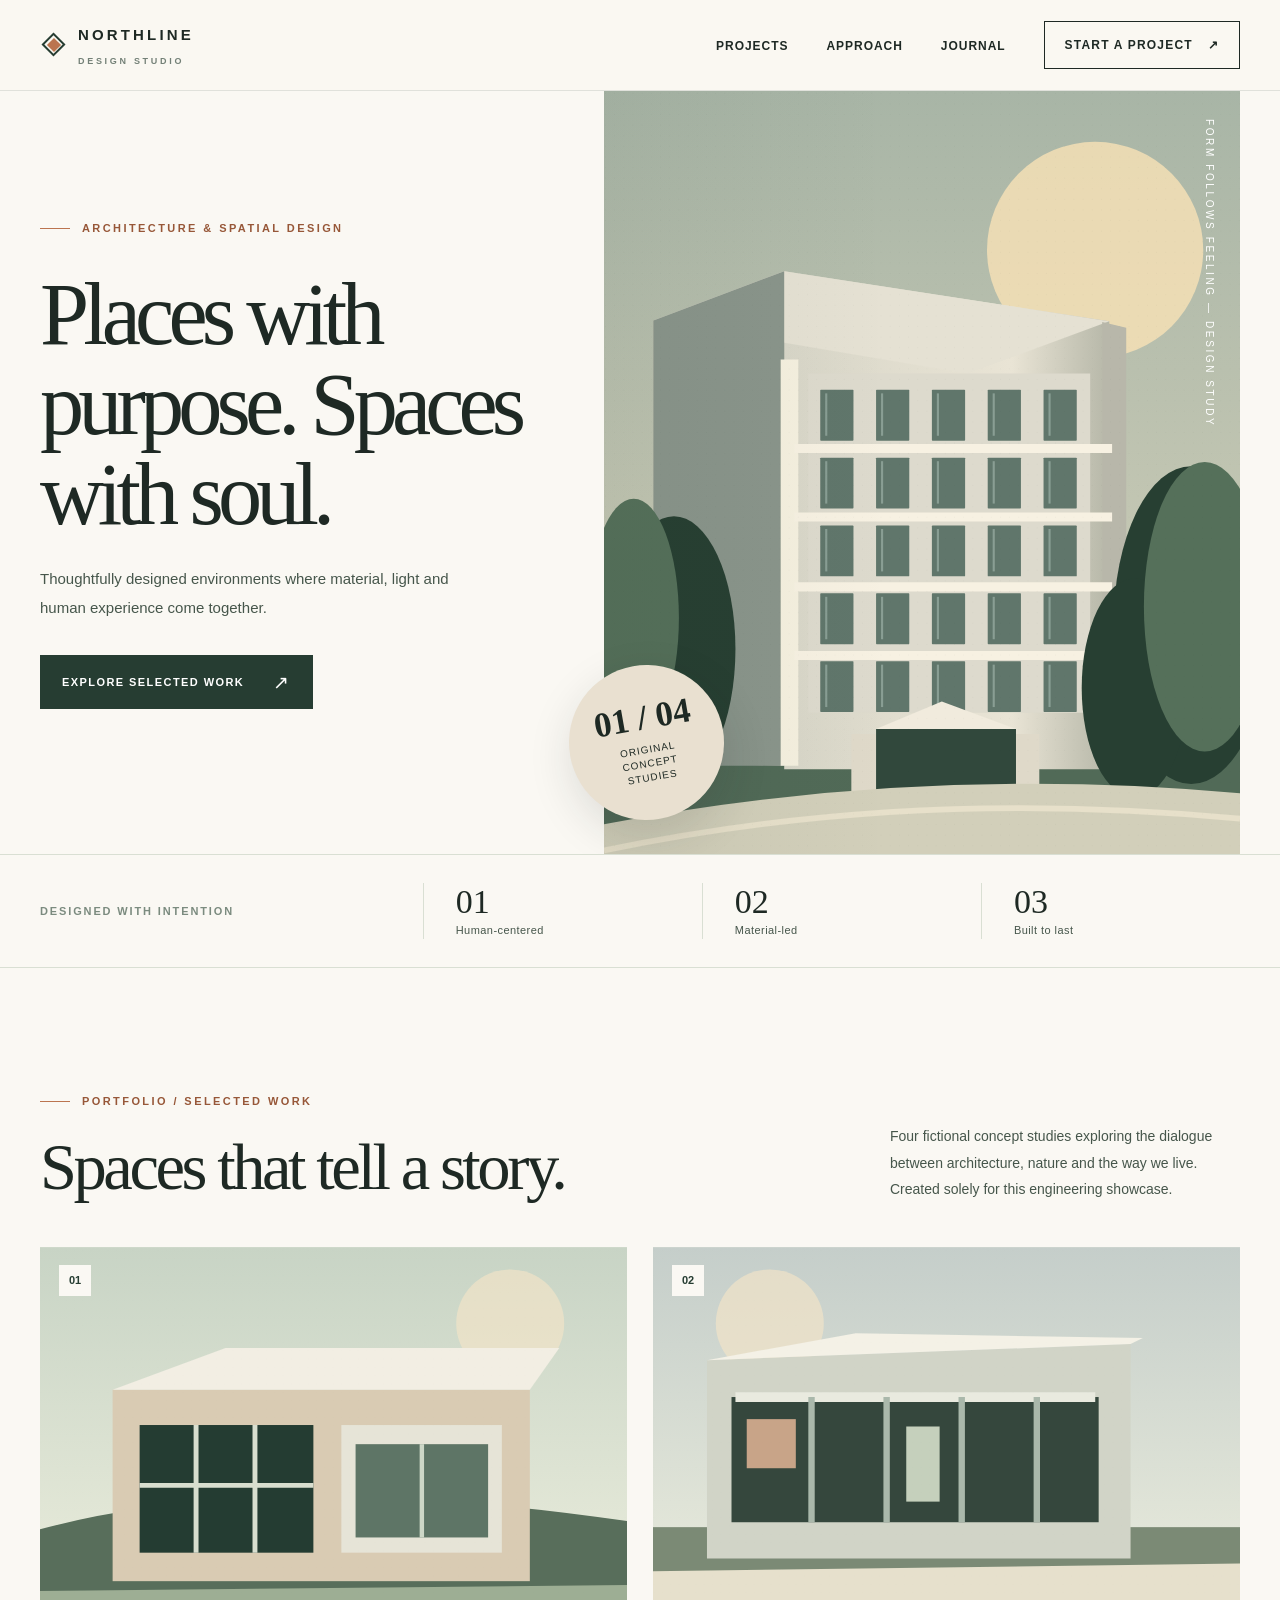
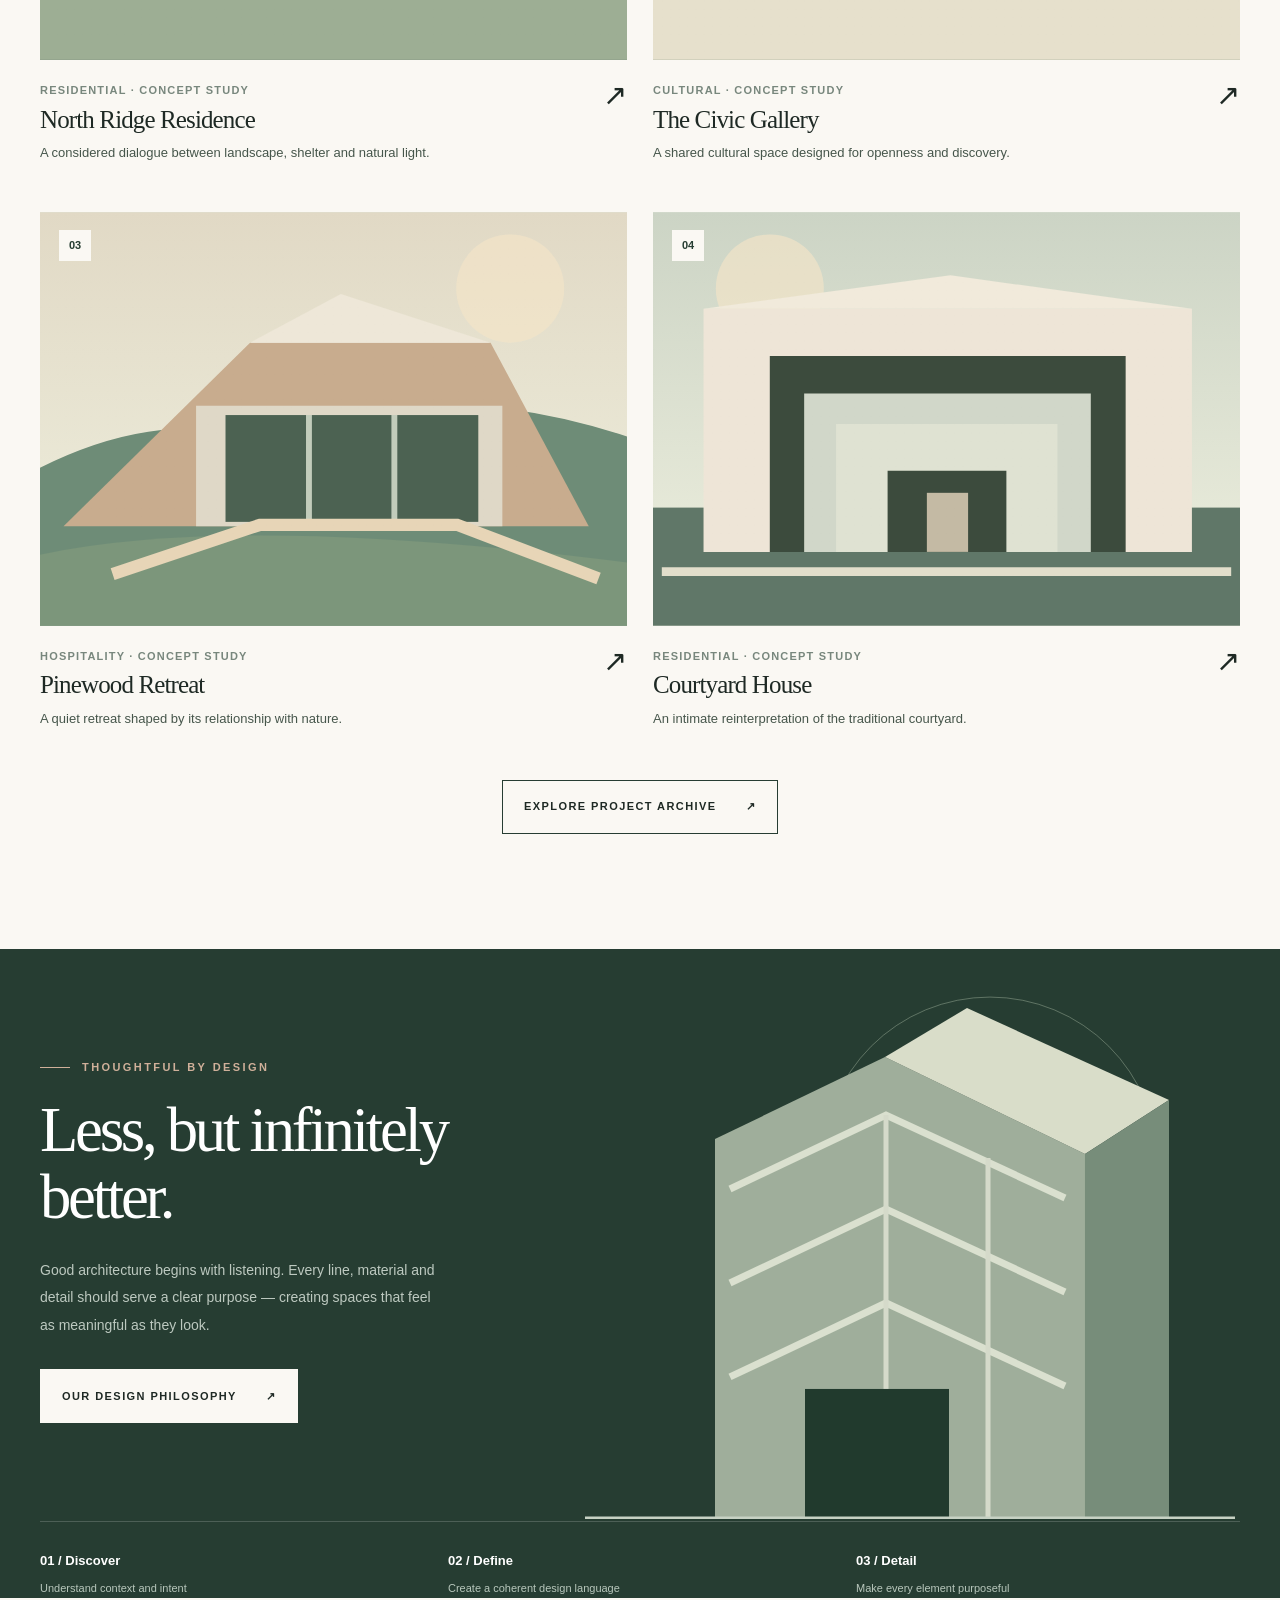
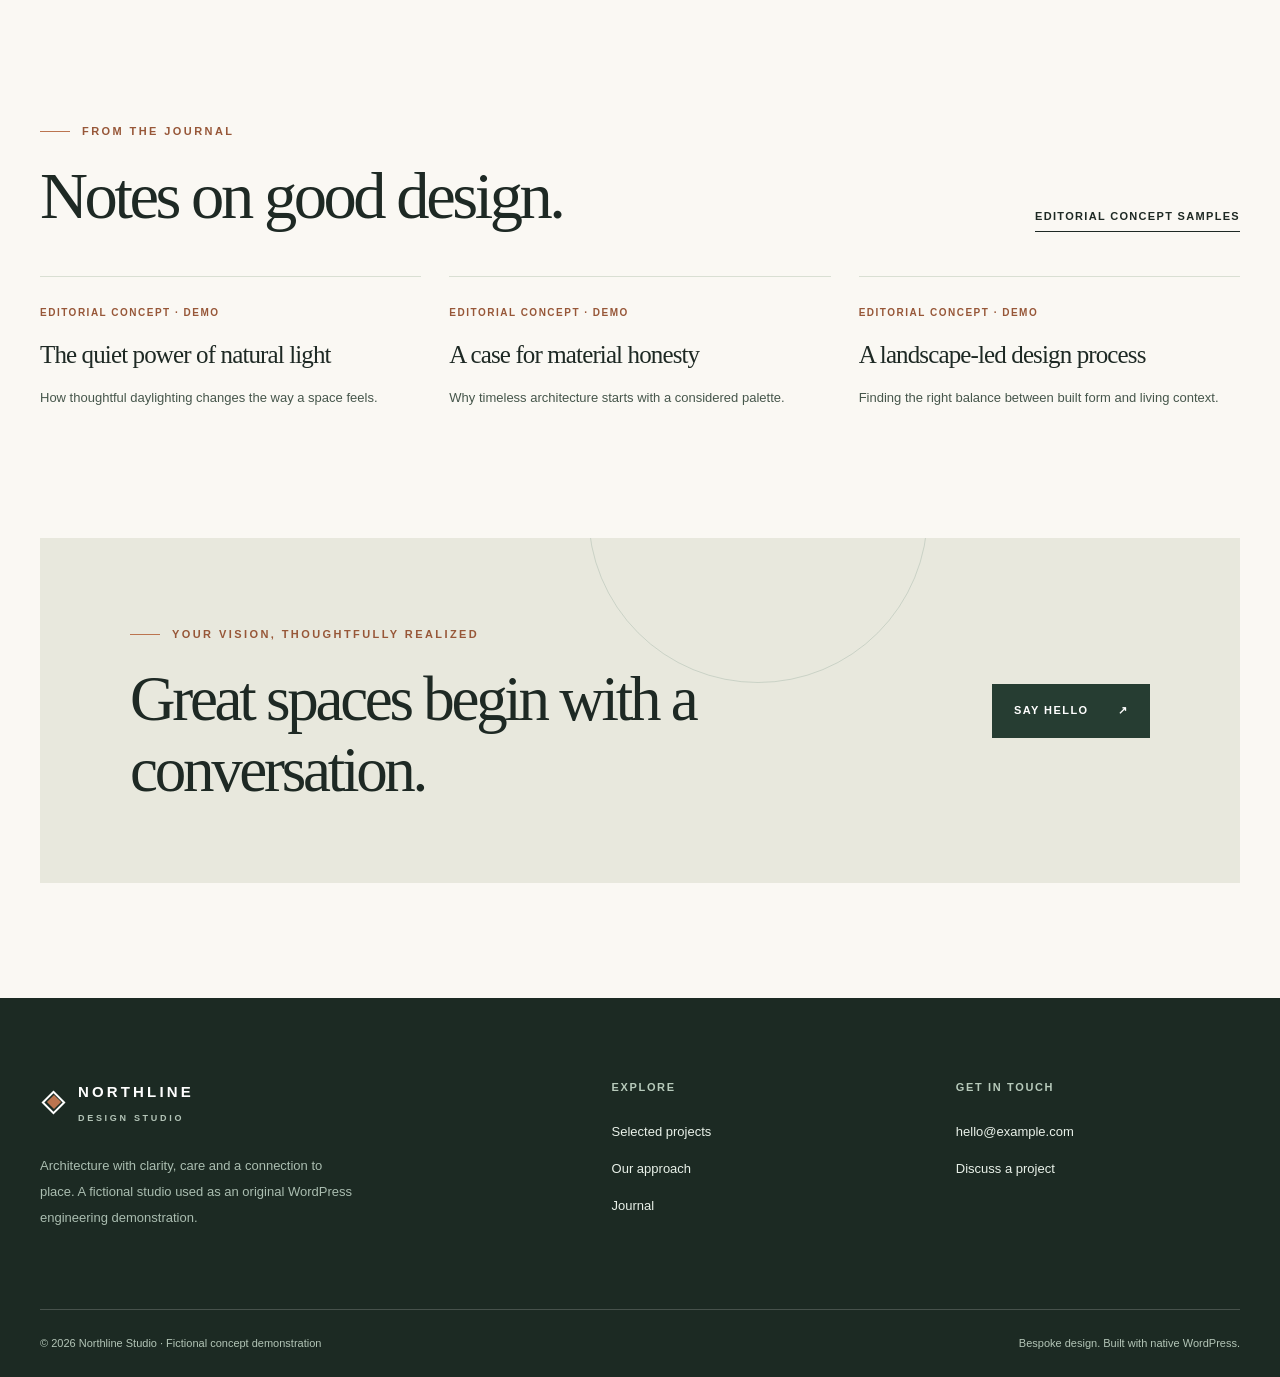
<file: docs/index.html>
<!doctype html><html lang="en"><head><meta charset="utf-8"><meta name="viewport" content="width=device-width,initial-scale=1"><meta name="description" content="Northline Studio — original architecture portfolio and WordPress engineering showcase. Fictional concept content."><title>Home — Northline Studio (Demo)</title><link rel="stylesheet" href="assets/css/main.css"></head><body>
<a class="skip-link" href="#main-content">Skip to main content</a><header class="site-header"><div class="site-container site-header__inner"><a class="brand" href="index.html" aria-label="Northline Studio, homepage"><span class="brand__mark" aria-hidden="true"></span><span><span class="brand__text">NORTHLINE</span><span class="brand__sub">DESIGN STUDIO</span></span></a><button class="menu-toggle" data-menu-toggle type="button" aria-expanded="false" aria-controls="primary-navigation"><span>Menu</span><span class="menu-toggle__bars" aria-hidden="true"><span></span><span></span><span></span></span></button><nav class="site-nav" id="primary-navigation" data-site-nav aria-label="Primary navigation"><ul class="site-nav__list"><li><a href="projects.html">Projects</a></li><li><a href="index.html#approach">Approach</a></li><li><a href="index.html#journal">Journal</a></li></ul><a class="nav-cta" href="index.html#contact">Start a project <span aria-hidden="true">↗</span></a></nav></div></header>
<main id="main-content"><section class="hero" aria-labelledby="hero-title"><div class="site-container hero__layout"><div class="hero__copy"><span class="eyebrow">Architecture &amp; Spatial Design</span><h1 class="hero__title" id="hero-title">Places with purpose. Spaces with soul.</h1><p class="hero__description">Thoughtfully designed environments where material, light and human experience come together.</p><a class="button" href="#work">Explore selected work <span class="arrow" aria-hidden="true">↗</span></a></div><div class="hero__visual"><img src="assets/images/hero-architecture.svg" alt="Original illustration of a modern architectural structure" width="900" height="1080"><span class="hero__vertical">Form follows feeling — design study</span><div class="hero__badge"><strong>01 / 04</strong><span>Original concept studies</span></div></div></div></section>
<div class="trust-strip"><div class="site-container trust-strip__inner"><span class="trust-strip__text">Designed with intention</span><div class="trust-stat"><strong>01</strong><span>Human-centered</span></div><div class="trust-stat"><strong>02</strong><span>Material-led</span></div><div class="trust-stat"><strong>03</strong><span>Built to last</span></div></div></div>
<section class="section" id="work" aria-labelledby="work-title"><div class="site-container"><div class="section-heading"><div><span class="eyebrow">Portfolio / Selected Work</span><h2 class="section-title" id="work-title">Spaces that tell a story.</h2></div><p class="section-intro">Four fictional concept studies exploring the dialogue between architecture, nature and the way we live. Created solely for this engineering showcase.</p></div><div class="projects-grid"><a class="project-card" href="projects/north-ridge-residence.html"><div class="project-card__visual"><img src="assets/images/project-residence.svg" alt="" width="1200" height="840" loading="lazy"><span class="project-card__number">01</span></div><div class="project-card__details"><div><div class="project-card__meta">Residential · Concept study</div><h3 class="project-card__title">North Ridge Residence</h3><p class="project-card__excerpt">A considered dialogue between landscape, shelter and natural light.</p></div><span class="project-card__arrow" aria-hidden="true">↗</span></div></a><a class="project-card" href="projects/civic-gallery.html"><div class="project-card__visual"><img src="assets/images/project-gallery.svg" alt="" width="1200" height="840" loading="lazy"><span class="project-card__number">02</span></div><div class="project-card__details"><div><div class="project-card__meta">Cultural · Concept study</div><h3 class="project-card__title">The Civic Gallery</h3><p class="project-card__excerpt">A shared cultural space designed for openness and discovery.</p></div><span class="project-card__arrow" aria-hidden="true">↗</span></div></a><a class="project-card" href="projects/pinewood-retreat.html"><div class="project-card__visual"><img src="assets/images/project-retreat.svg" alt="" width="1200" height="840" loading="lazy"><span class="project-card__number">03</span></div><div class="project-card__details"><div><div class="project-card__meta">Hospitality · Concept study</div><h3 class="project-card__title">Pinewood Retreat</h3><p class="project-card__excerpt">A quiet retreat shaped by its relationship with nature.</p></div><span class="project-card__arrow" aria-hidden="true">↗</span></div></a><a class="project-card" href="projects/courtyard-house.html"><div class="project-card__visual"><img src="assets/images/project-courtyard.svg" alt="" width="1200" height="840" loading="lazy"><span class="project-card__number">04</span></div><div class="project-card__details"><div><div class="project-card__meta">Residential · Concept study</div><h3 class="project-card__title">Courtyard House</h3><p class="project-card__excerpt">An intimate reinterpretation of the traditional courtyard.</p></div><span class="project-card__arrow" aria-hidden="true">↗</span></div></a></div><div class="projects-footer"><a class="button button--outline" href="projects.html">Explore project archive <span aria-hidden="true">↗</span></a></div></div></section>
<section class="approach" id="approach" aria-labelledby="approach-title"><div class="site-container"><div class="approach__inner"><div class="approach__copy"><span class="eyebrow">Thoughtful by design</span><h2 class="section-title" id="approach-title">Less, but infinitely better.</h2><p>Good architecture begins with listening. Every line, material and detail should serve a clear purpose — creating spaces that feel as meaningful as they look.</p><a class="button button--light" href="#contact">Our design philosophy <span aria-hidden="true">↗</span></a></div><div class="approach__art"><img src="assets/images/approach-detail.svg" alt="" loading="lazy" width="650" height="570"></div></div><div class="approach__methods"><div><strong>01 / Discover</strong><span>Understand context and intent</span></div><div><strong>02 / Define</strong><span>Create a coherent design language</span></div><div><strong>03 / Detail</strong><span>Make every element purposeful</span></div></div></div></section>
<section class="section" id="journal" aria-labelledby="journal-title"><div class="site-container"><div class="section-heading"><div><span class="eyebrow">From the journal</span><h2 class="section-title" id="journal-title">Notes on good design.</h2></div><span class="text-link">Editorial concept samples</span></div><div class="journal-grid"><article class="journal-card"><span class="journal-card__tag">Editorial concept · Demo</span><h3>The quiet power of natural light</h3><p>How thoughtful daylighting changes the way a space feels.</p></article><article class="journal-card"><span class="journal-card__tag">Editorial concept · Demo</span><h3>A case for material honesty</h3><p>Why timeless architecture starts with a considered palette.</p></article><article class="journal-card"><span class="journal-card__tag">Editorial concept · Demo</span><h3>A landscape-led design process</h3><p>Finding the right balance between built form and living context.</p></article></div></div></section>
<section class="section" id="contact" aria-labelledby="contact-title" style="padding-top:0"><div class="site-container"><div class="cta-panel"><div><span class="eyebrow">Your vision, thoughtfully realized</span><h2 id="contact-title">Great spaces begin with a conversation.</h2></div><a class="button" href="mailto:hello@example.com">Say hello <span aria-hidden="true">↗</span></a></div></div></section></main>
<footer class="site-footer"><div class="site-container"><div class="footer-main"><div><a class="brand" href="index.html"><span class="brand__mark" aria-hidden="true"></span><span><span class="brand__text">NORTHLINE</span><span class="brand__sub">DESIGN STUDIO</span></span></a><p class="footer-about">Architecture with clarity, care and a connection to place. A fictional studio used as an original WordPress engineering demonstration.</p></div><div><h2 class="footer-label">Explore</h2><ul class="footer-links"><li><a href="projects.html">Selected projects</a></li><li><a href="index.html#approach">Our approach</a></li><li><a href="index.html#journal">Journal</a></li></ul></div><div><h2 class="footer-label">Get in touch</h2><ul class="footer-links"><li><a href="mailto:hello@example.com">hello@example.com</a></li><li><a href="index.html#contact">Discuss a project</a></li></ul></div></div><div class="footer-end"><span>© 2026 Northline Studio · Fictional concept demonstration</span><span>Bespoke design. Built with native WordPress.</span></div></div></footer><script defer src="assets/js/site.js"></script></body></html>
</file>
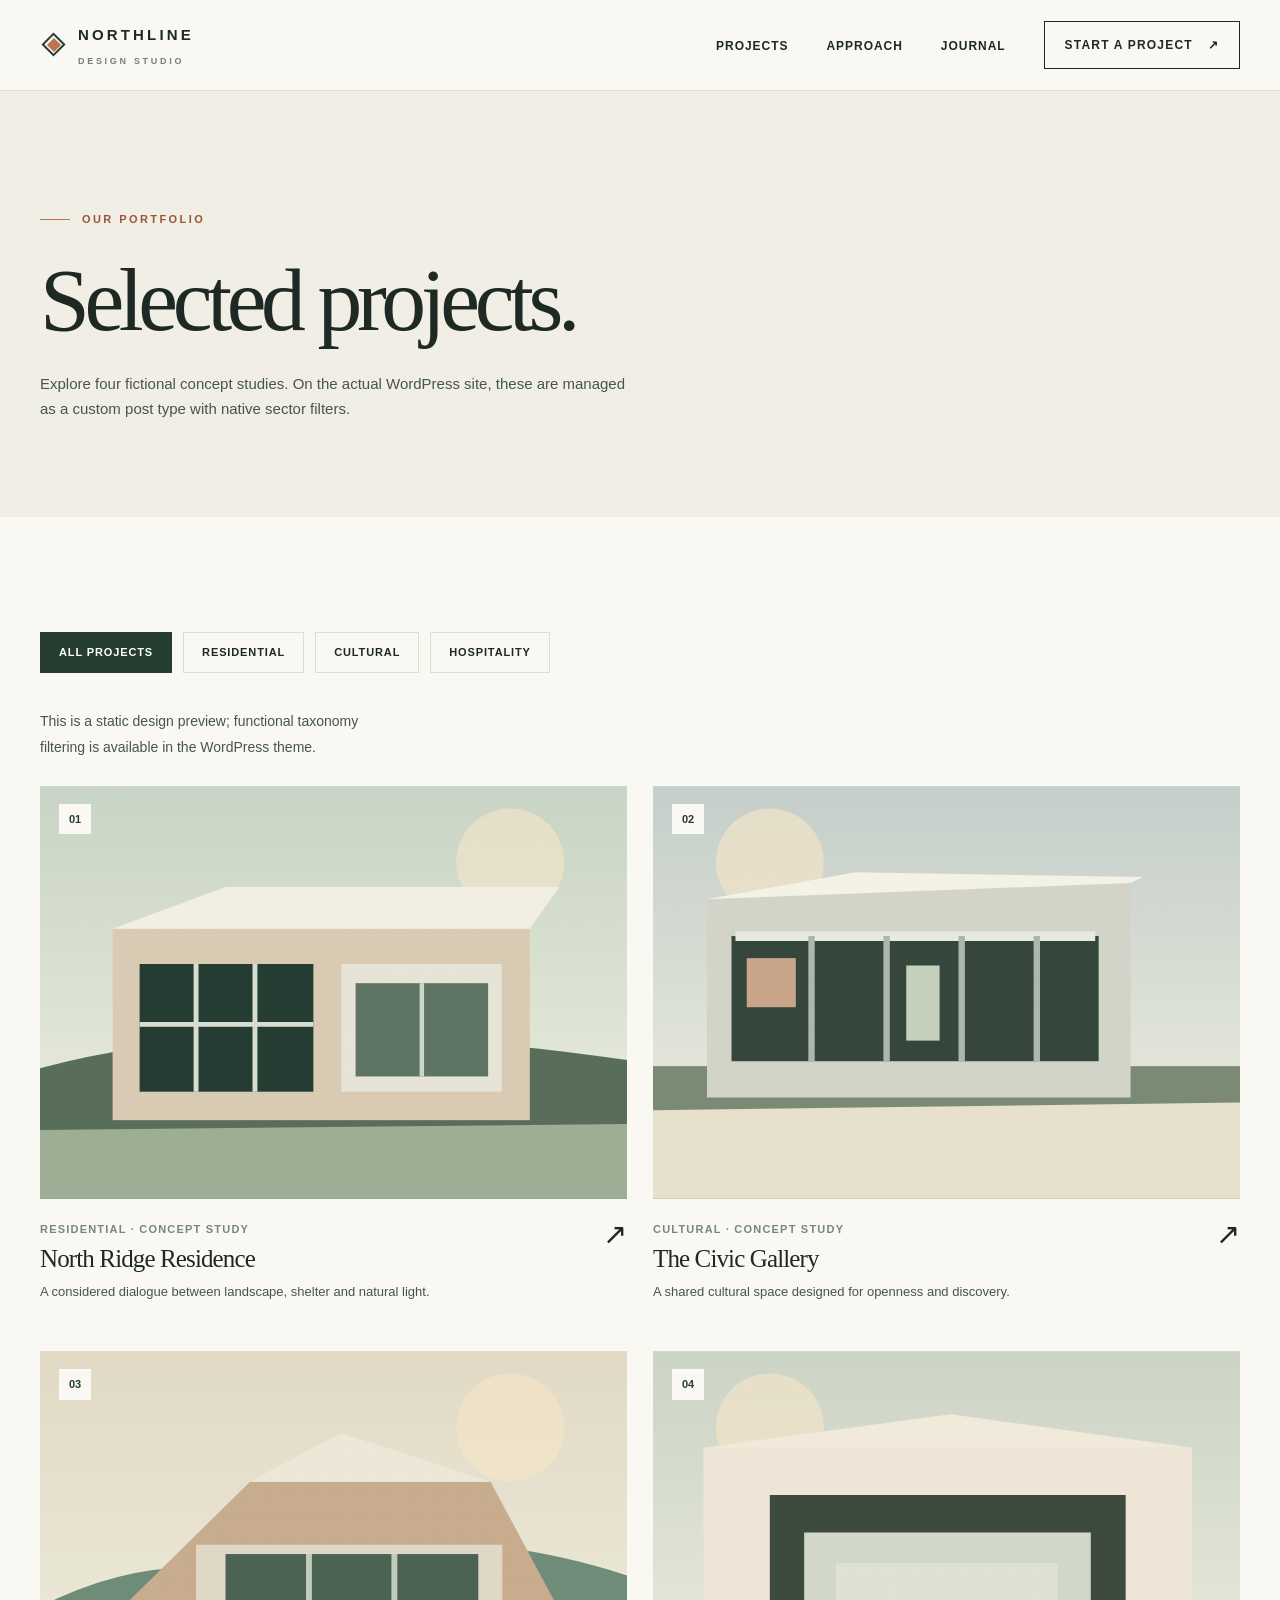
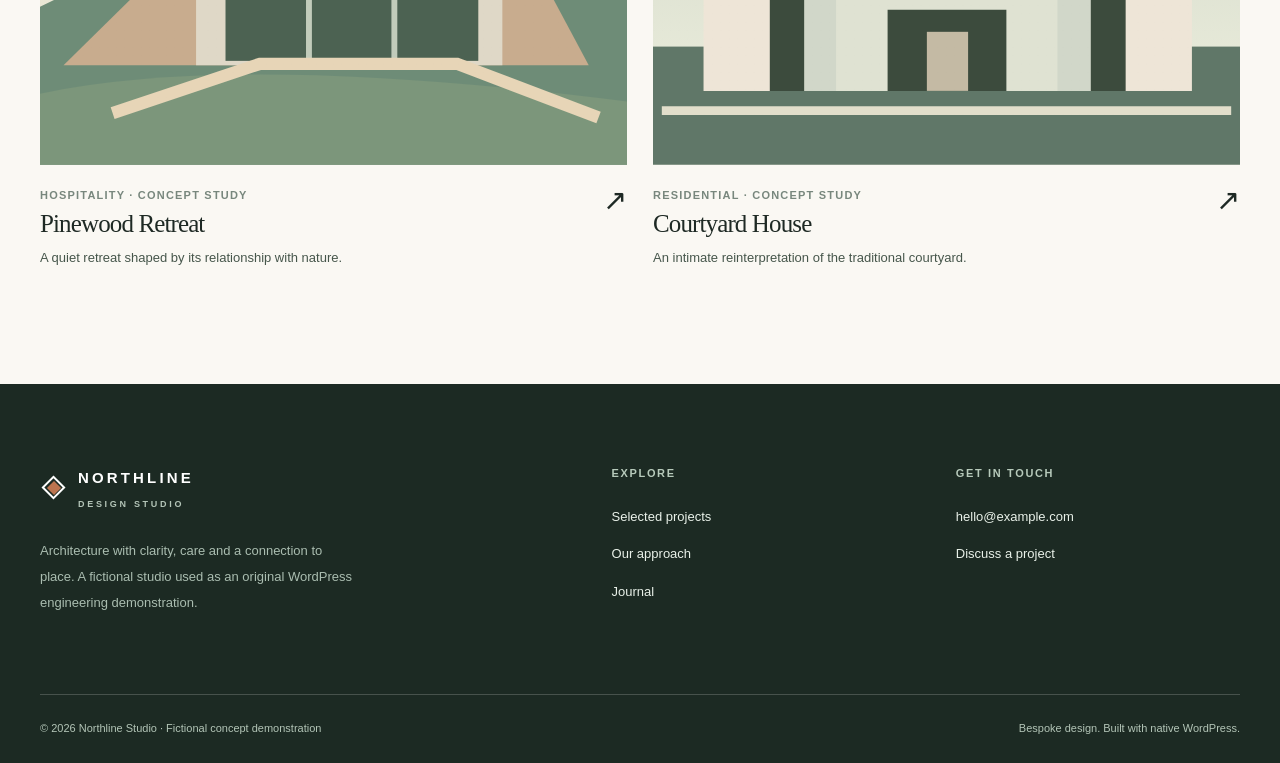
<file: docs/projects.html>
<!doctype html><html lang="en"><head><meta charset="utf-8"><meta name="viewport" content="width=device-width,initial-scale=1"><meta name="description" content="Northline Studio — original architecture portfolio and WordPress engineering showcase. Fictional concept content."><title>Projects — Northline Studio (Demo)</title><link rel="stylesheet" href="assets/css/main.css"></head><body>
<a class="skip-link" href="#main-content">Skip to main content</a><header class="site-header"><div class="site-container site-header__inner"><a class="brand" href="index.html" aria-label="Northline Studio, homepage"><span class="brand__mark" aria-hidden="true"></span><span><span class="brand__text">NORTHLINE</span><span class="brand__sub">DESIGN STUDIO</span></span></a><button class="menu-toggle" data-menu-toggle type="button" aria-expanded="false" aria-controls="primary-navigation"><span>Menu</span><span class="menu-toggle__bars" aria-hidden="true"><span></span><span></span><span></span></span></button><nav class="site-nav" id="primary-navigation" data-site-nav aria-label="Primary navigation"><ul class="site-nav__list"><li><a href="projects.html">Projects</a></li><li><a href="index.html#approach">Approach</a></li><li><a href="index.html#journal">Journal</a></li></ul><a class="nav-cta" href="index.html#contact">Start a project <span aria-hidden="true">↗</span></a></nav></div></header>
<main id="main-content"><section class="page-hero"><div class="site-container"><span class="eyebrow">Our portfolio</span><h1>Selected projects.</h1><p>Explore four fictional concept studies. On the actual WordPress site, these are managed as a custom post type with native sector filters.</p></div></section><section class="section"><div class="site-container"><nav class="archive-filter" aria-label="Project sector filters"><a href="projects.html" class="is-active" aria-current="page">All projects</a><a href="projects.html">Residential</a><a href="projects.html">Cultural</a><a href="projects.html">Hospitality</a></nav><p class="section-intro" style="margin-bottom:25px">This is a static design preview; functional taxonomy filtering is available in the WordPress theme.</p><div class="projects-grid"><a class="project-card" href="projects/north-ridge-residence.html"><div class="project-card__visual"><img src="assets/images/project-residence.svg" alt="" width="1200" height="840" loading="lazy"><span class="project-card__number">01</span></div><div class="project-card__details"><div><div class="project-card__meta">Residential · Concept study</div><h3 class="project-card__title">North Ridge Residence</h3><p class="project-card__excerpt">A considered dialogue between landscape, shelter and natural light.</p></div><span class="project-card__arrow" aria-hidden="true">↗</span></div></a><a class="project-card" href="projects/civic-gallery.html"><div class="project-card__visual"><img src="assets/images/project-gallery.svg" alt="" width="1200" height="840" loading="lazy"><span class="project-card__number">02</span></div><div class="project-card__details"><div><div class="project-card__meta">Cultural · Concept study</div><h3 class="project-card__title">The Civic Gallery</h3><p class="project-card__excerpt">A shared cultural space designed for openness and discovery.</p></div><span class="project-card__arrow" aria-hidden="true">↗</span></div></a><a class="project-card" href="projects/pinewood-retreat.html"><div class="project-card__visual"><img src="assets/images/project-retreat.svg" alt="" width="1200" height="840" loading="lazy"><span class="project-card__number">03</span></div><div class="project-card__details"><div><div class="project-card__meta">Hospitality · Concept study</div><h3 class="project-card__title">Pinewood Retreat</h3><p class="project-card__excerpt">A quiet retreat shaped by its relationship with nature.</p></div><span class="project-card__arrow" aria-hidden="true">↗</span></div></a><a class="project-card" href="projects/courtyard-house.html"><div class="project-card__visual"><img src="assets/images/project-courtyard.svg" alt="" width="1200" height="840" loading="lazy"><span class="project-card__number">04</span></div><div class="project-card__details"><div><div class="project-card__meta">Residential · Concept study</div><h3 class="project-card__title">Courtyard House</h3><p class="project-card__excerpt">An intimate reinterpretation of the traditional courtyard.</p></div><span class="project-card__arrow" aria-hidden="true">↗</span></div></a></div></div></section></main>
<footer class="site-footer"><div class="site-container"><div class="footer-main"><div><a class="brand" href="index.html"><span class="brand__mark" aria-hidden="true"></span><span><span class="brand__text">NORTHLINE</span><span class="brand__sub">DESIGN STUDIO</span></span></a><p class="footer-about">Architecture with clarity, care and a connection to place. A fictional studio used as an original WordPress engineering demonstration.</p></div><div><h2 class="footer-label">Explore</h2><ul class="footer-links"><li><a href="projects.html">Selected projects</a></li><li><a href="index.html#approach">Our approach</a></li><li><a href="index.html#journal">Journal</a></li></ul></div><div><h2 class="footer-label">Get in touch</h2><ul class="footer-links"><li><a href="mailto:hello@example.com">hello@example.com</a></li><li><a href="index.html#contact">Discuss a project</a></li></ul></div></div><div class="footer-end"><span>© 2026 Northline Studio · Fictional concept demonstration</span><span>Bespoke design. Built with native WordPress.</span></div></div></footer><script defer src="assets/js/site.js"></script></body></html>
</file>
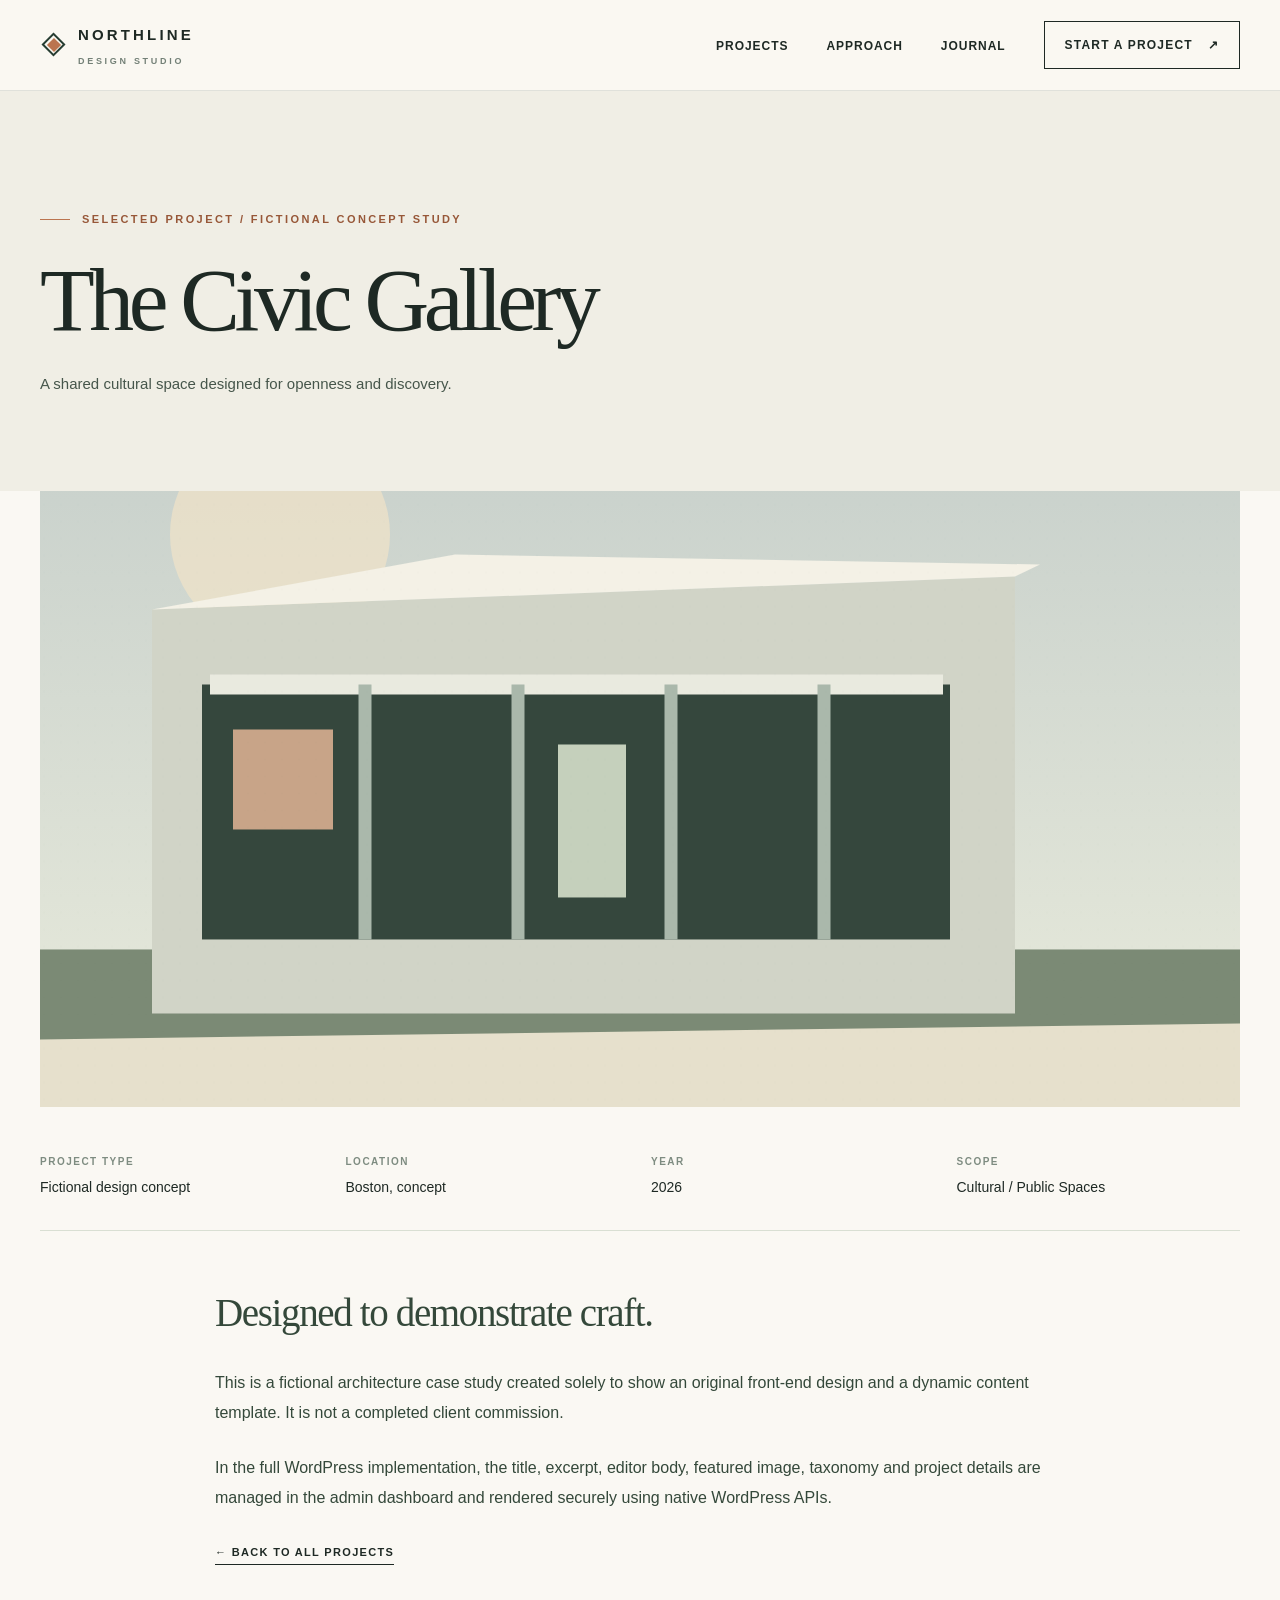
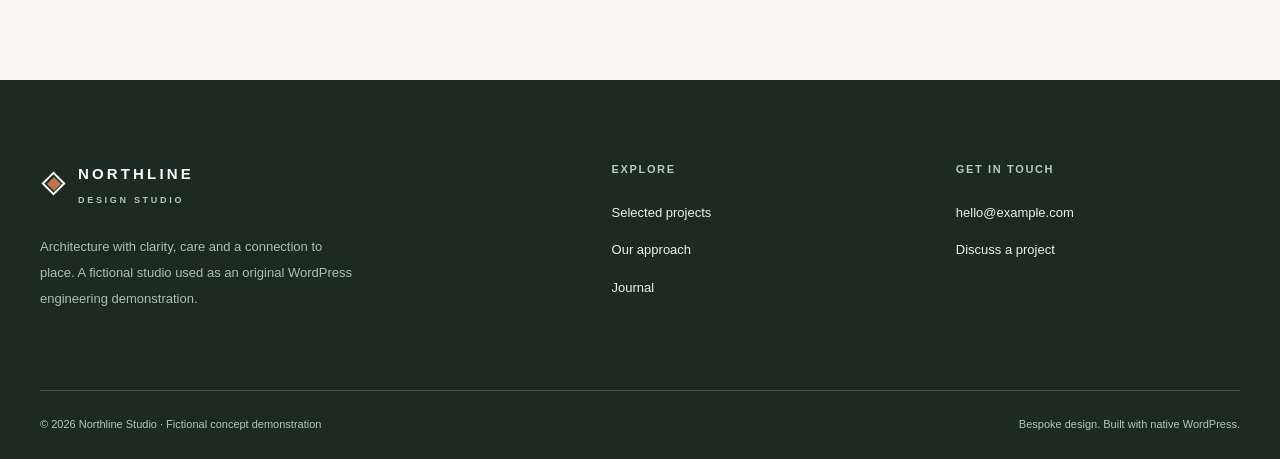
<file: docs/projects/civic-gallery.html>
<!doctype html><html lang="en"><head><meta charset="utf-8"><meta name="viewport" content="width=device-width,initial-scale=1"><meta name="description" content="Northline Studio — original architecture portfolio and WordPress engineering showcase. Fictional concept content."><title>The Civic Gallery — Northline Studio (Demo)</title><link rel="stylesheet" href="../assets/css/main.css"></head><body>
<a class="skip-link" href="#main-content">Skip to main content</a><header class="site-header"><div class="site-container site-header__inner"><a class="brand" href="../index.html" aria-label="Northline Studio, homepage"><span class="brand__mark" aria-hidden="true"></span><span><span class="brand__text">NORTHLINE</span><span class="brand__sub">DESIGN STUDIO</span></span></a><button class="menu-toggle" data-menu-toggle type="button" aria-expanded="false" aria-controls="primary-navigation"><span>Menu</span><span class="menu-toggle__bars" aria-hidden="true"><span></span><span></span><span></span></span></button><nav class="site-nav" id="primary-navigation" data-site-nav aria-label="Primary navigation"><ul class="site-nav__list"><li><a href="../projects.html">Projects</a></li><li><a href="../index.html#approach">Approach</a></li><li><a href="../index.html#journal">Journal</a></li></ul><a class="nav-cta" href="../index.html#contact">Start a project <span aria-hidden="true">↗</span></a></nav></div></header>
<main id="main-content"><section class="page-hero"><div class="site-container"><span class="eyebrow">Selected Project / Fictional Concept Study</span><h1>The Civic Gallery</h1><p>A shared cultural space designed for openness and discovery.</p></div></section><div class="site-container"><div class="project-hero-visual"><img src="../assets/images/project-gallery.svg" alt="Original architecture illustration" width="1200" height="840"></div><dl class="project-details"><div><dt>Project type</dt><dd>Fictional design concept</dd></div><div><dt>Location</dt><dd>Boston, concept</dd></div><div><dt>Year</dt><dd>2026</dd></div><div><dt>Scope</dt><dd>Cultural / Public Spaces</dd></div></dl></div><article class="article-wrap" style="margin-top:50px"><div class="entry-content"><h2>Designed to demonstrate craft.</h2><p>This is a fictional architecture case study created solely to show an original front-end design and a dynamic content template. It is not a completed client commission.</p><p>In the full WordPress implementation, the title, excerpt, editor body, featured image, taxonomy and project details are managed in the admin dashboard and rendered securely using native WordPress APIs.</p></div><p><a class="text-link" href="../projects.html">← Back to all projects</a></p></article></main>
<footer class="site-footer"><div class="site-container"><div class="footer-main"><div><a class="brand" href="../index.html"><span class="brand__mark" aria-hidden="true"></span><span><span class="brand__text">NORTHLINE</span><span class="brand__sub">DESIGN STUDIO</span></span></a><p class="footer-about">Architecture with clarity, care and a connection to place. A fictional studio used as an original WordPress engineering demonstration.</p></div><div><h2 class="footer-label">Explore</h2><ul class="footer-links"><li><a href="../projects.html">Selected projects</a></li><li><a href="../index.html#approach">Our approach</a></li><li><a href="../index.html#journal">Journal</a></li></ul></div><div><h2 class="footer-label">Get in touch</h2><ul class="footer-links"><li><a href="mailto:hello@example.com">hello@example.com</a></li><li><a href="../index.html#contact">Discuss a project</a></li></ul></div></div><div class="footer-end"><span>© 2026 Northline Studio · Fictional concept demonstration</span><span>Bespoke design. Built with native WordPress.</span></div></div></footer><script defer src="../assets/js/site.js"></script></body></html>
</file>
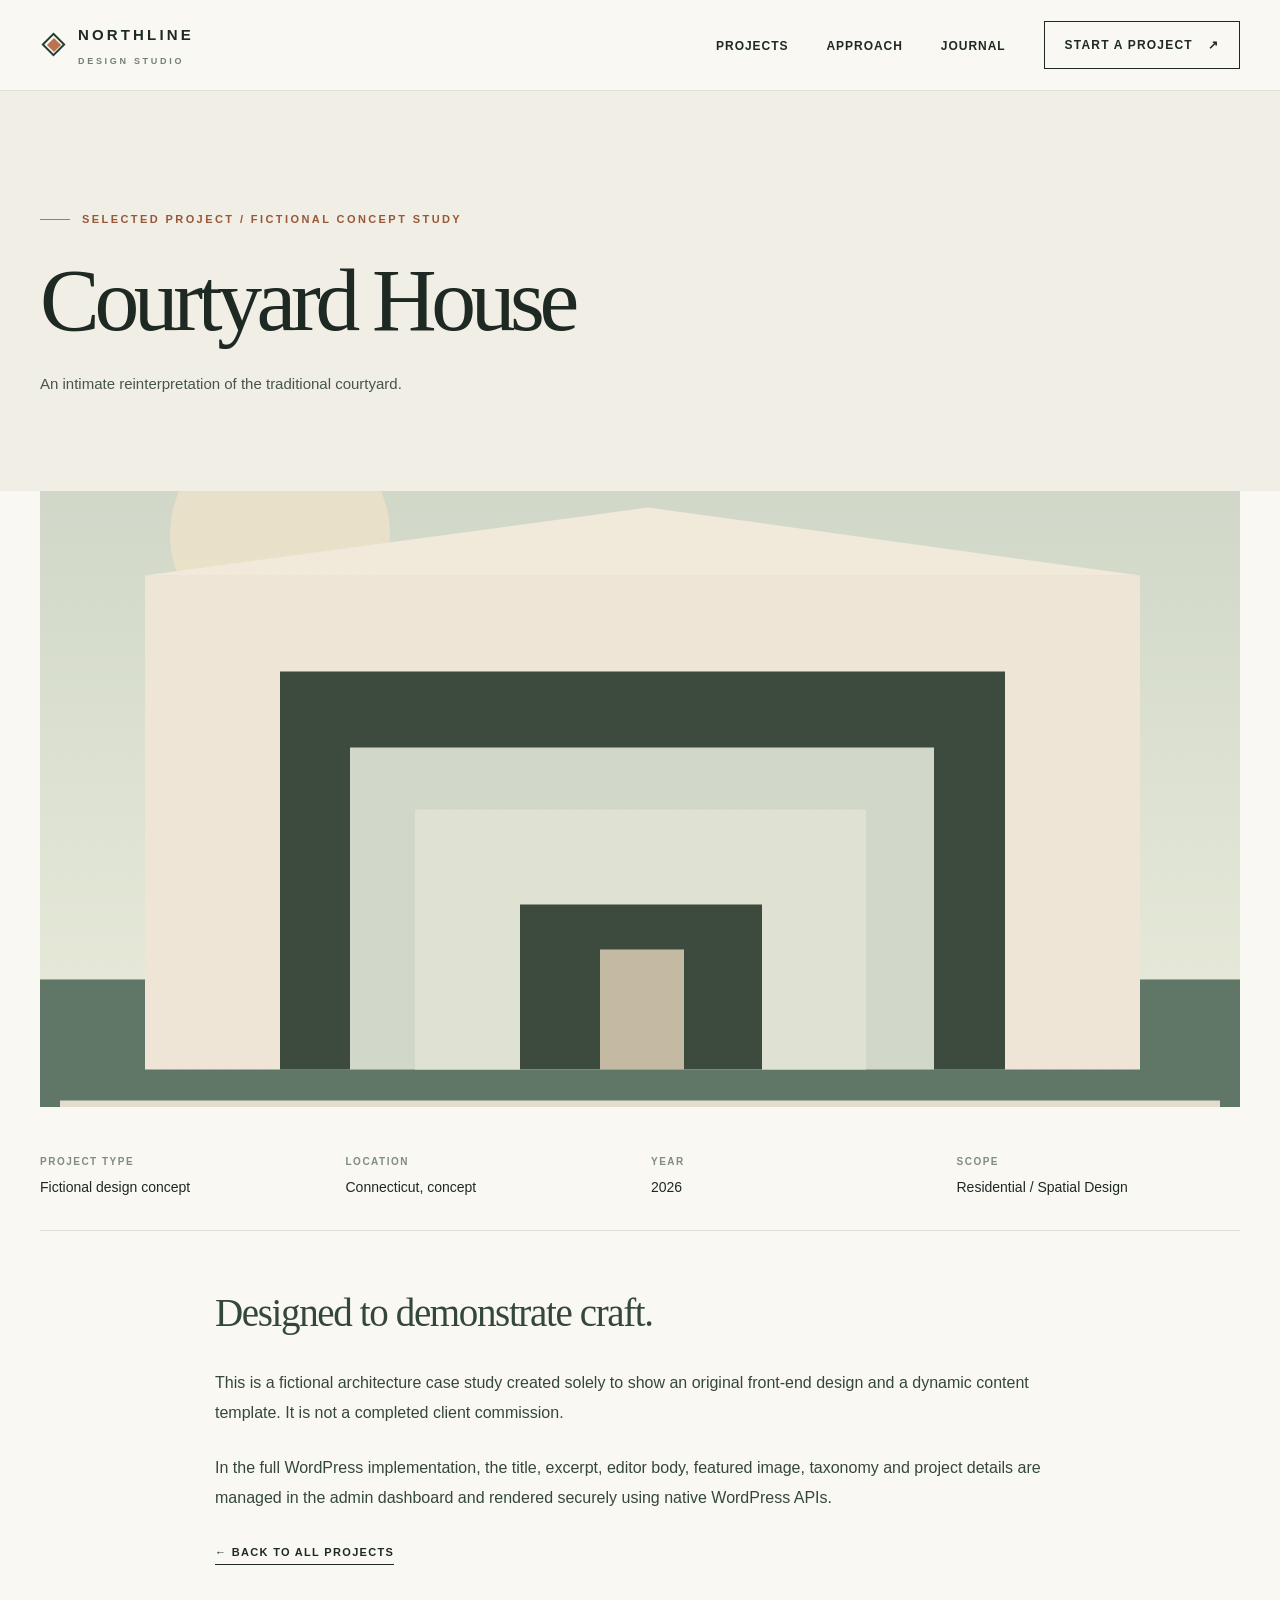
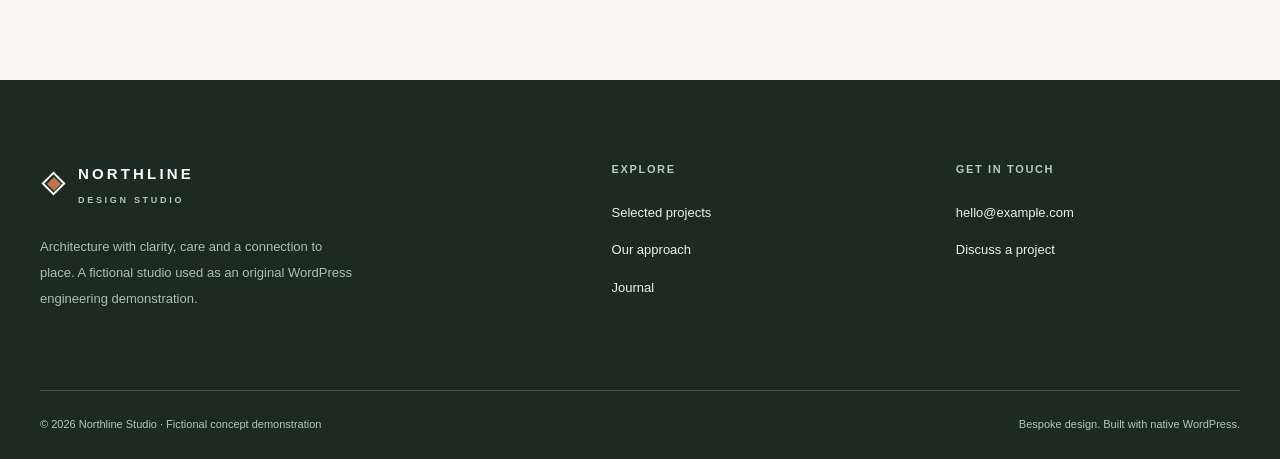
<file: docs/projects/courtyard-house.html>
<!doctype html><html lang="en"><head><meta charset="utf-8"><meta name="viewport" content="width=device-width,initial-scale=1"><meta name="description" content="Northline Studio — original architecture portfolio and WordPress engineering showcase. Fictional concept content."><title>Courtyard House — Northline Studio (Demo)</title><link rel="stylesheet" href="../assets/css/main.css"></head><body>
<a class="skip-link" href="#main-content">Skip to main content</a><header class="site-header"><div class="site-container site-header__inner"><a class="brand" href="../index.html" aria-label="Northline Studio, homepage"><span class="brand__mark" aria-hidden="true"></span><span><span class="brand__text">NORTHLINE</span><span class="brand__sub">DESIGN STUDIO</span></span></a><button class="menu-toggle" data-menu-toggle type="button" aria-expanded="false" aria-controls="primary-navigation"><span>Menu</span><span class="menu-toggle__bars" aria-hidden="true"><span></span><span></span><span></span></span></button><nav class="site-nav" id="primary-navigation" data-site-nav aria-label="Primary navigation"><ul class="site-nav__list"><li><a href="../projects.html">Projects</a></li><li><a href="../index.html#approach">Approach</a></li><li><a href="../index.html#journal">Journal</a></li></ul><a class="nav-cta" href="../index.html#contact">Start a project <span aria-hidden="true">↗</span></a></nav></div></header>
<main id="main-content"><section class="page-hero"><div class="site-container"><span class="eyebrow">Selected Project / Fictional Concept Study</span><h1>Courtyard House</h1><p>An intimate reinterpretation of the traditional courtyard.</p></div></section><div class="site-container"><div class="project-hero-visual"><img src="../assets/images/project-courtyard.svg" alt="Original architecture illustration" width="1200" height="840"></div><dl class="project-details"><div><dt>Project type</dt><dd>Fictional design concept</dd></div><div><dt>Location</dt><dd>Connecticut, concept</dd></div><div><dt>Year</dt><dd>2026</dd></div><div><dt>Scope</dt><dd>Residential / Spatial Design</dd></div></dl></div><article class="article-wrap" style="margin-top:50px"><div class="entry-content"><h2>Designed to demonstrate craft.</h2><p>This is a fictional architecture case study created solely to show an original front-end design and a dynamic content template. It is not a completed client commission.</p><p>In the full WordPress implementation, the title, excerpt, editor body, featured image, taxonomy and project details are managed in the admin dashboard and rendered securely using native WordPress APIs.</p></div><p><a class="text-link" href="../projects.html">← Back to all projects</a></p></article></main>
<footer class="site-footer"><div class="site-container"><div class="footer-main"><div><a class="brand" href="../index.html"><span class="brand__mark" aria-hidden="true"></span><span><span class="brand__text">NORTHLINE</span><span class="brand__sub">DESIGN STUDIO</span></span></a><p class="footer-about">Architecture with clarity, care and a connection to place. A fictional studio used as an original WordPress engineering demonstration.</p></div><div><h2 class="footer-label">Explore</h2><ul class="footer-links"><li><a href="../projects.html">Selected projects</a></li><li><a href="../index.html#approach">Our approach</a></li><li><a href="../index.html#journal">Journal</a></li></ul></div><div><h2 class="footer-label">Get in touch</h2><ul class="footer-links"><li><a href="mailto:hello@example.com">hello@example.com</a></li><li><a href="../index.html#contact">Discuss a project</a></li></ul></div></div><div class="footer-end"><span>© 2026 Northline Studio · Fictional concept demonstration</span><span>Bespoke design. Built with native WordPress.</span></div></div></footer><script defer src="../assets/js/site.js"></script></body></html>
</file>
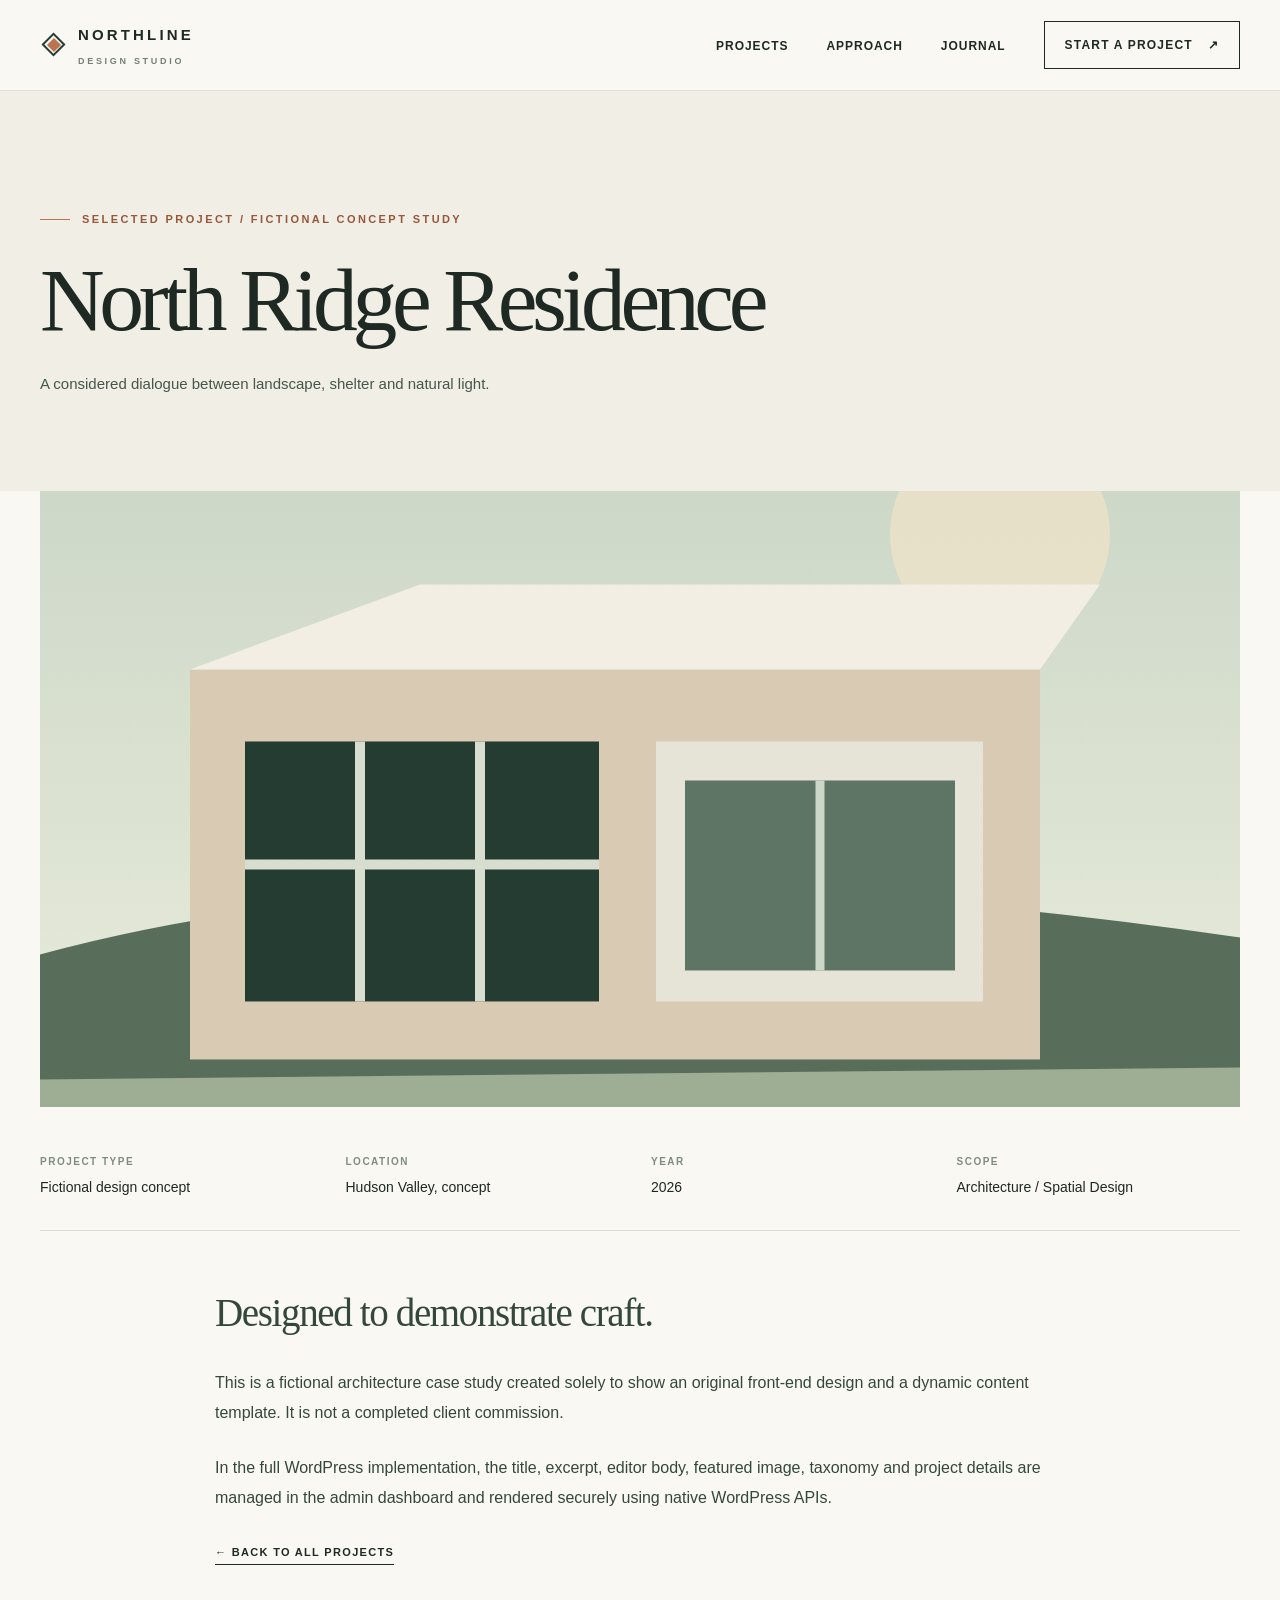
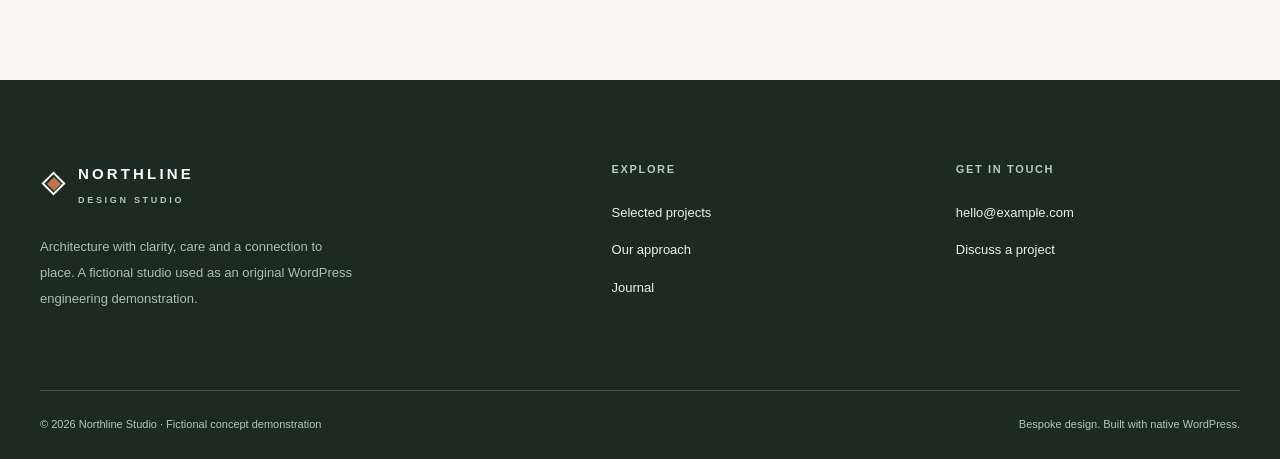
<file: docs/projects/north-ridge-residence.html>
<!doctype html><html lang="en"><head><meta charset="utf-8"><meta name="viewport" content="width=device-width,initial-scale=1"><meta name="description" content="Northline Studio — original architecture portfolio and WordPress engineering showcase. Fictional concept content."><title>North Ridge Residence — Northline Studio (Demo)</title><link rel="stylesheet" href="../assets/css/main.css"></head><body>
<a class="skip-link" href="#main-content">Skip to main content</a><header class="site-header"><div class="site-container site-header__inner"><a class="brand" href="../index.html" aria-label="Northline Studio, homepage"><span class="brand__mark" aria-hidden="true"></span><span><span class="brand__text">NORTHLINE</span><span class="brand__sub">DESIGN STUDIO</span></span></a><button class="menu-toggle" data-menu-toggle type="button" aria-expanded="false" aria-controls="primary-navigation"><span>Menu</span><span class="menu-toggle__bars" aria-hidden="true"><span></span><span></span><span></span></span></button><nav class="site-nav" id="primary-navigation" data-site-nav aria-label="Primary navigation"><ul class="site-nav__list"><li><a href="../projects.html">Projects</a></li><li><a href="../index.html#approach">Approach</a></li><li><a href="../index.html#journal">Journal</a></li></ul><a class="nav-cta" href="../index.html#contact">Start a project <span aria-hidden="true">↗</span></a></nav></div></header>
<main id="main-content"><section class="page-hero"><div class="site-container"><span class="eyebrow">Selected Project / Fictional Concept Study</span><h1>North Ridge Residence</h1><p>A considered dialogue between landscape, shelter and natural light.</p></div></section><div class="site-container"><div class="project-hero-visual"><img src="../assets/images/project-residence.svg" alt="Original architecture illustration" width="1200" height="840"></div><dl class="project-details"><div><dt>Project type</dt><dd>Fictional design concept</dd></div><div><dt>Location</dt><dd>Hudson Valley, concept</dd></div><div><dt>Year</dt><dd>2026</dd></div><div><dt>Scope</dt><dd>Architecture / Spatial Design</dd></div></dl></div><article class="article-wrap" style="margin-top:50px"><div class="entry-content"><h2>Designed to demonstrate craft.</h2><p>This is a fictional architecture case study created solely to show an original front-end design and a dynamic content template. It is not a completed client commission.</p><p>In the full WordPress implementation, the title, excerpt, editor body, featured image, taxonomy and project details are managed in the admin dashboard and rendered securely using native WordPress APIs.</p></div><p><a class="text-link" href="../projects.html">← Back to all projects</a></p></article></main>
<footer class="site-footer"><div class="site-container"><div class="footer-main"><div><a class="brand" href="../index.html"><span class="brand__mark" aria-hidden="true"></span><span><span class="brand__text">NORTHLINE</span><span class="brand__sub">DESIGN STUDIO</span></span></a><p class="footer-about">Architecture with clarity, care and a connection to place. A fictional studio used as an original WordPress engineering demonstration.</p></div><div><h2 class="footer-label">Explore</h2><ul class="footer-links"><li><a href="../projects.html">Selected projects</a></li><li><a href="../index.html#approach">Our approach</a></li><li><a href="../index.html#journal">Journal</a></li></ul></div><div><h2 class="footer-label">Get in touch</h2><ul class="footer-links"><li><a href="mailto:hello@example.com">hello@example.com</a></li><li><a href="../index.html#contact">Discuss a project</a></li></ul></div></div><div class="footer-end"><span>© 2026 Northline Studio · Fictional concept demonstration</span><span>Bespoke design. Built with native WordPress.</span></div></div></footer><script defer src="../assets/js/site.js"></script></body></html>
</file>
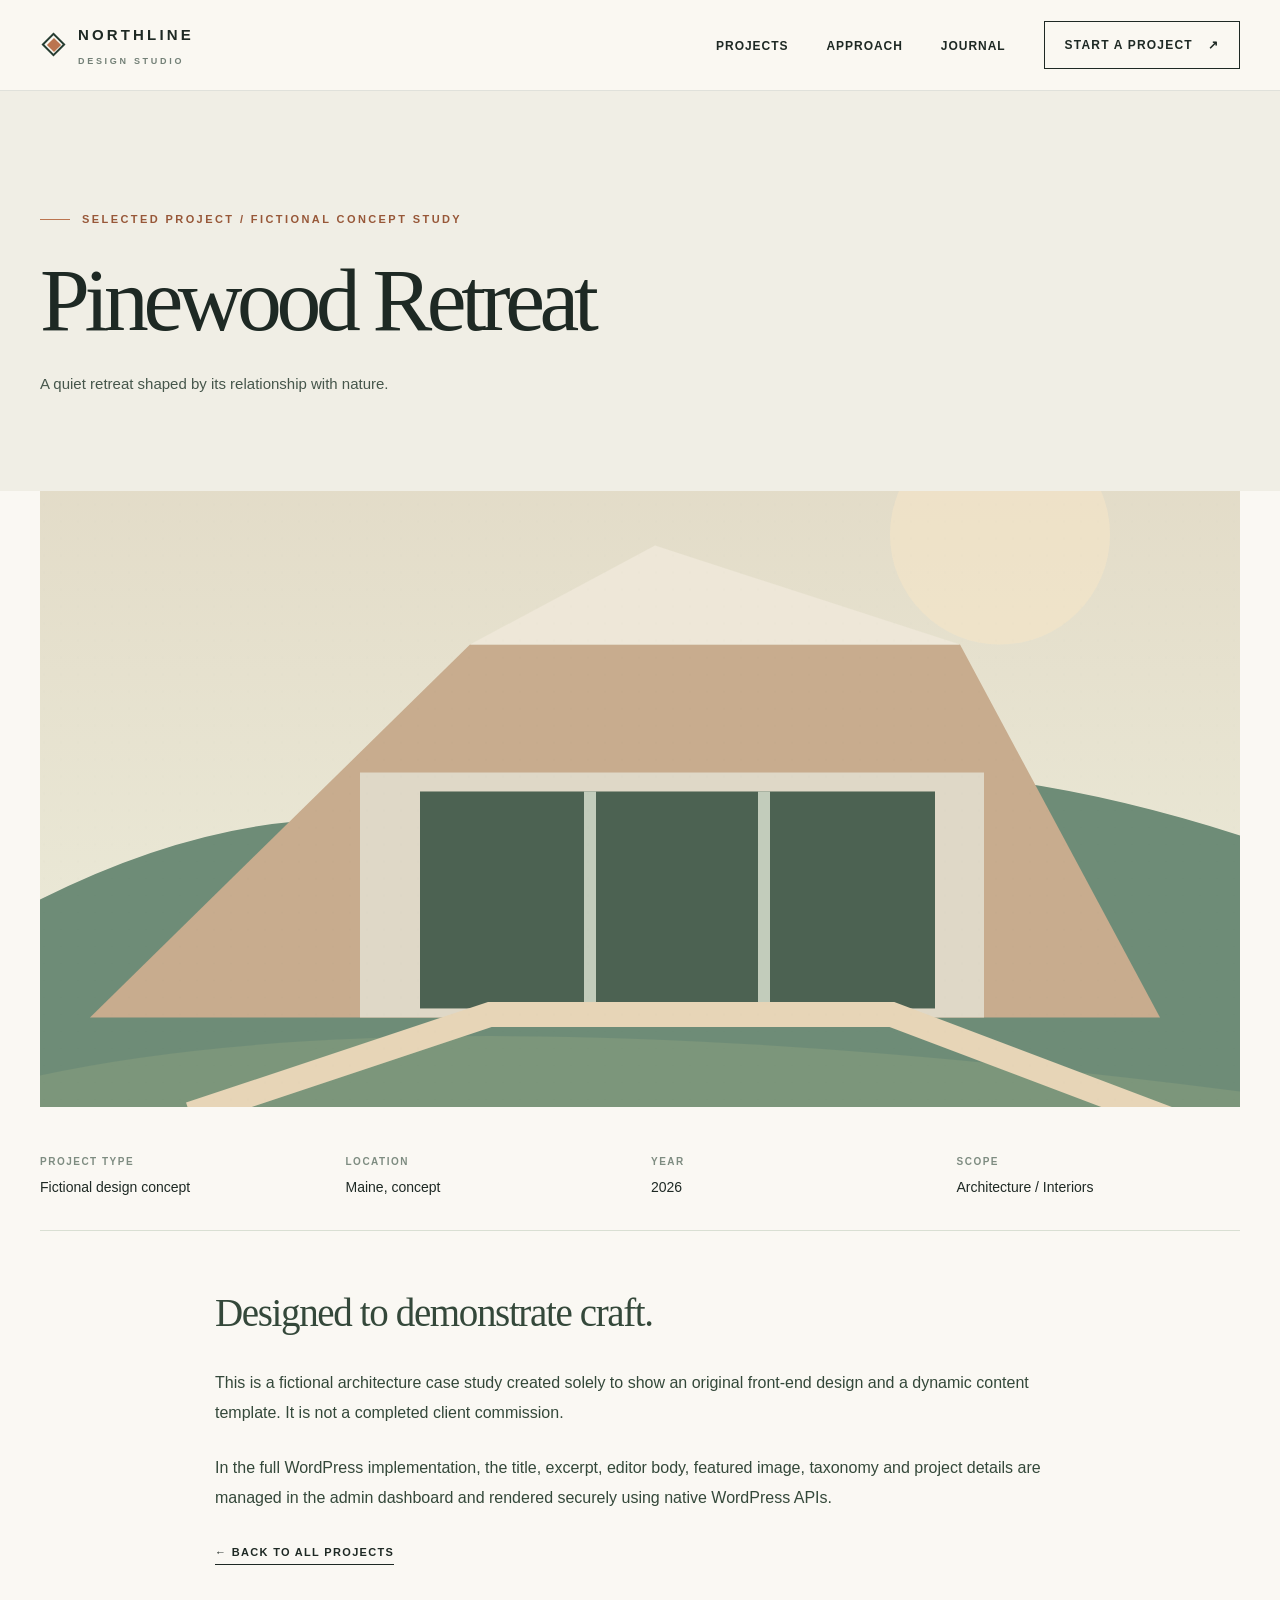
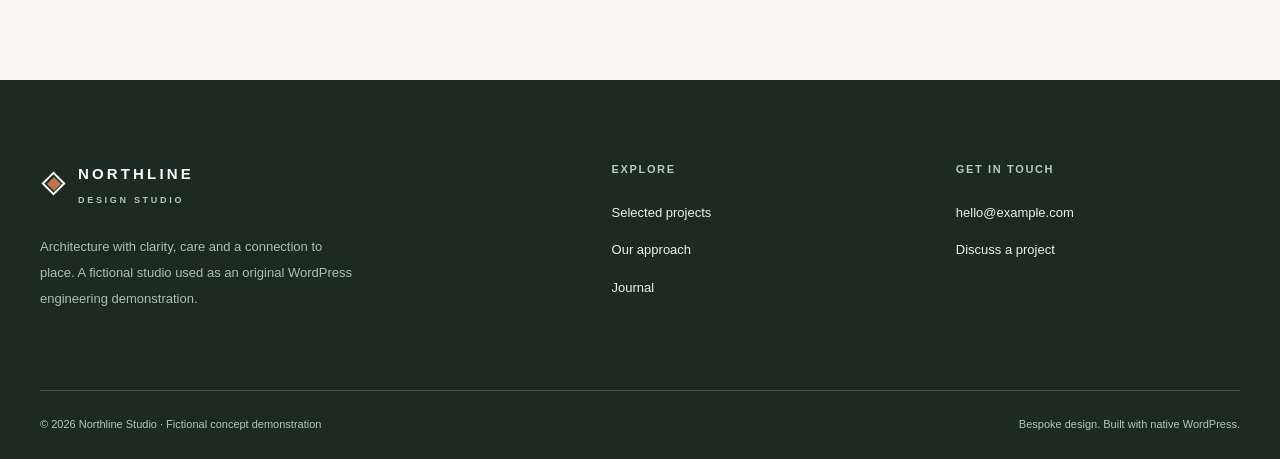
<file: docs/projects/pinewood-retreat.html>
<!doctype html><html lang="en"><head><meta charset="utf-8"><meta name="viewport" content="width=device-width,initial-scale=1"><meta name="description" content="Northline Studio — original architecture portfolio and WordPress engineering showcase. Fictional concept content."><title>Pinewood Retreat — Northline Studio (Demo)</title><link rel="stylesheet" href="../assets/css/main.css"></head><body>
<a class="skip-link" href="#main-content">Skip to main content</a><header class="site-header"><div class="site-container site-header__inner"><a class="brand" href="../index.html" aria-label="Northline Studio, homepage"><span class="brand__mark" aria-hidden="true"></span><span><span class="brand__text">NORTHLINE</span><span class="brand__sub">DESIGN STUDIO</span></span></a><button class="menu-toggle" data-menu-toggle type="button" aria-expanded="false" aria-controls="primary-navigation"><span>Menu</span><span class="menu-toggle__bars" aria-hidden="true"><span></span><span></span><span></span></span></button><nav class="site-nav" id="primary-navigation" data-site-nav aria-label="Primary navigation"><ul class="site-nav__list"><li><a href="../projects.html">Projects</a></li><li><a href="../index.html#approach">Approach</a></li><li><a href="../index.html#journal">Journal</a></li></ul><a class="nav-cta" href="../index.html#contact">Start a project <span aria-hidden="true">↗</span></a></nav></div></header>
<main id="main-content"><section class="page-hero"><div class="site-container"><span class="eyebrow">Selected Project / Fictional Concept Study</span><h1>Pinewood Retreat</h1><p>A quiet retreat shaped by its relationship with nature.</p></div></section><div class="site-container"><div class="project-hero-visual"><img src="../assets/images/project-retreat.svg" alt="Original architecture illustration" width="1200" height="840"></div><dl class="project-details"><div><dt>Project type</dt><dd>Fictional design concept</dd></div><div><dt>Location</dt><dd>Maine, concept</dd></div><div><dt>Year</dt><dd>2026</dd></div><div><dt>Scope</dt><dd>Architecture / Interiors</dd></div></dl></div><article class="article-wrap" style="margin-top:50px"><div class="entry-content"><h2>Designed to demonstrate craft.</h2><p>This is a fictional architecture case study created solely to show an original front-end design and a dynamic content template. It is not a completed client commission.</p><p>In the full WordPress implementation, the title, excerpt, editor body, featured image, taxonomy and project details are managed in the admin dashboard and rendered securely using native WordPress APIs.</p></div><p><a class="text-link" href="../projects.html">← Back to all projects</a></p></article></main>
<footer class="site-footer"><div class="site-container"><div class="footer-main"><div><a class="brand" href="../index.html"><span class="brand__mark" aria-hidden="true"></span><span><span class="brand__text">NORTHLINE</span><span class="brand__sub">DESIGN STUDIO</span></span></a><p class="footer-about">Architecture with clarity, care and a connection to place. A fictional studio used as an original WordPress engineering demonstration.</p></div><div><h2 class="footer-label">Explore</h2><ul class="footer-links"><li><a href="../projects.html">Selected projects</a></li><li><a href="../index.html#approach">Our approach</a></li><li><a href="../index.html#journal">Journal</a></li></ul></div><div><h2 class="footer-label">Get in touch</h2><ul class="footer-links"><li><a href="mailto:hello@example.com">hello@example.com</a></li><li><a href="../index.html#contact">Discuss a project</a></li></ul></div></div><div class="footer-end"><span>© 2026 Northline Studio · Fictional concept demonstration</span><span>Bespoke design. Built with native WordPress.</span></div></div></footer><script defer src="../assets/js/site.js"></script></body></html>
</file>
<file: docs/assets/css/main.css>
:root{--ink:#1e2924;--ink-soft:#46564b;--forest:#263d32;--paper:#faf8f3;--cream:#f0ece2;--surface:#fffefb;--line:#d9dfd3;--accent:#bb744f;--accent-strong:#975738;--sage:#a6b8a2;--font-sans:Inter,'Helvetica Neue',Arial,sans-serif;--font-serif:Georgia,'Times New Roman',serif;--container:1200px}
*,*::before,*::after{box-sizing:border-box}html{scroll-behavior:smooth}body{margin:0;background:var(--paper);color:var(--ink);font-family:var(--font-sans);font-size:16px;line-height:1.7;-webkit-font-smoothing:antialiased}body.menu-open{overflow:hidden}img,svg{max-width:100%}img{height:auto;display:block}button,input,textarea{font:inherit}button{cursor:pointer}a{color:inherit}a:hover{color:var(--accent-strong)}a:focus-visible,button:focus-visible,input:focus-visible,textarea:focus-visible{outline:3px solid var(--accent);outline-offset:4px}::selection{background:#d2e1ce;color:var(--ink)}.site-container{width:min(calc(100% - 80px),var(--container));margin-inline:auto}.screen-reader-text{position:absolute;clip:rect(1px,1px,1px,1px);clip-path:inset(50%);height:1px;width:1px;overflow:hidden;white-space:nowrap}.screen-reader-text:focus{clip:auto;clip-path:none;width:auto;height:auto;top:12px;left:12px;z-index:9999;background:white;padding:12px;color:var(--ink)}.skip-link{position:absolute;top:-100px;left:24px;z-index:1000;background:#fff;padding:12px 18px}.skip-link:focus{top:12px}.site-header{border-bottom:1px solid rgba(38,61,50,.12);position:relative;z-index:20;background:rgba(250,248,243,.96)}.site-header__inner{height:90px;display:flex;align-items:center;justify-content:space-between;gap:24px}.brand{display:flex;gap:11px;align-items:center;text-decoration:none;flex:none}.brand:hover{color:var(--ink)}.brand__mark{width:27px;height:32px;display:grid;place-items:center;position:relative}.brand__mark::before,.brand__mark::after{content:'';position:absolute;width:17px;height:17px;border:2px solid var(--forest);transform:rotate(45deg)}.brand__mark::after{width:10px;height:10px;background:var(--accent);border:0}.brand__text{font-weight:800;letter-spacing:.21em;font-size:15px;line-height:1}.brand__sub{display:block;font-size:9px;font-weight:600;letter-spacing:.3em;margin-top:6px;color:#738077}.site-nav{display:flex;align-items:center;gap:38px}.site-nav__list{display:flex;align-items:center;gap:38px;list-style:none;padding:0;margin:0}.site-nav__list li{margin:0}.site-nav__list a{text-decoration:none;font-size:12px;letter-spacing:.08em;text-transform:uppercase;font-weight:750}.site-nav__list .current-menu-item a{color:var(--accent-strong)}.nav-cta{display:inline-flex;align-items:center;justify-content:center;gap:15px;text-decoration:none;text-transform:uppercase;font-size:12px;letter-spacing:.1em;font-weight:750;border:1px solid var(--ink);padding:13px 20px;white-space:nowrap;transition:background .2s,color .2s}.nav-cta:hover{background:var(--ink);color:white}.menu-toggle{display:none;align-items:center;gap:8px;background:transparent;border:1px solid var(--ink);padding:10px 13px;color:var(--ink);font-size:12px;font-weight:700}.menu-toggle__bars{display:grid;gap:4px}.menu-toggle__bars span{width:17px;height:2px;background:currentColor}.eyebrow{display:inline-flex;align-items:center;gap:12px;color:var(--accent-strong);font-size:11px;font-weight:800;letter-spacing:.22em;text-transform:uppercase}.eyebrow::before{content:'';width:30px;height:1px;background:var(--accent)}.hero{overflow:hidden}.hero__layout{display:grid;grid-template-columns:47% 53%;min-height:670px}.hero__copy{display:flex;flex-direction:column;align-items:flex-start;justify-content:center;padding:75px 55px 92px 0}.hero__title{font-size:clamp(58px,6.9vw,98px);line-height:1.02;letter-spacing:-.067em;font-family:var(--font-serif);font-weight:400;margin:31px 0 26px;max-width:600px}.hero__title em{font-weight:400;color:var(--accent-strong)}.hero__description{font-size:15px;color:var(--ink-soft);max-width:410px;line-height:1.9;margin:0 0 33px}.button{display:inline-flex;align-items:center;gap:29px;justify-content:space-between;background:var(--forest);border:1px solid var(--forest);color:#fff;padding:16px 21px;text-decoration:none;text-transform:uppercase;letter-spacing:.13em;font-weight:760;font-size:11px;min-height:54px;transition:background .2s,transform .2s}.button:hover{background:#17281f;color:white;transform:translateY(-2px)}.button--light{background:var(--paper);color:var(--ink);border-color:var(--paper)}.button--light:hover{background:white;color:var(--ink)}.button--outline{background:transparent;color:var(--ink)}.button--outline:hover{background:var(--ink);color:white}.arrow{font-size:19px;font-weight:400;line-height:1}.hero__visual{position:relative;align-self:stretch;background:#566a5e;min-height:570px}.hero__visual img{width:100%;height:100%;object-fit:cover}.hero__visual::after{content:'';position:absolute;inset:0;background:linear-gradient(90deg,rgba(33,51,40,.05),transparent 45%)}.hero__badge{position:absolute;bottom:34px;left:-35px;z-index:2;width:155px;height:155px;border-radius:50%;background:#e9e0d0;display:flex;justify-content:center;align-items:center;flex-direction:column;box-shadow:0 15px 45px #1e292422;text-align:center;transform:rotate(-10deg)}.hero__badge strong{font-family:var(--font-serif);font-size:35px;line-height:1}.hero__badge span{font-size:10px;line-height:1.4;max-width:85px;letter-spacing:.1em;text-transform:uppercase;margin-top:8px}.hero__vertical{position:absolute;right:22px;top:28px;z-index:2;writing-mode:vertical-rl;color:#fff;font-size:10px;letter-spacing:.26em;text-transform:uppercase}.trust-strip{padding:28px 0;border-top:1px solid var(--line);border-bottom:1px solid var(--line)}.trust-strip__inner{display:grid;grid-template-columns:1.4fr repeat(3,1fr);align-items:center;gap:20px}.trust-strip__text{font-size:11px;text-transform:uppercase;letter-spacing:.17em;font-weight:800;color:#7b8b7f}.trust-stat{display:flex;flex-direction:column;border-left:1px solid var(--line);padding-left:32px}.trust-stat strong{font-family:var(--font-serif);font-size:34px;line-height:1.1;font-weight:400}.trust-stat span{color:var(--ink-soft);font-size:11px;letter-spacing:.04em}.section{padding:115px 0}.section-heading{display:flex;align-items:end;justify-content:space-between;gap:30px;margin-bottom:44px}.section-title{font-family:var(--font-serif);font-size:clamp(43px,5.2vw,74px);line-height:1.08;letter-spacing:-.052em;font-weight:400;margin:20px 0 0;max-width:720px}.section-intro{margin:0;color:var(--ink-soft);max-width:350px;font-size:14px;line-height:1.9}.text-link{font-size:11px;font-weight:800;letter-spacing:.12em;text-transform:uppercase;text-decoration:none;border-bottom:1px solid currentColor;padding-bottom:6px;white-space:nowrap}.projects-grid{display:grid;grid-template-columns:repeat(2,minmax(0,1fr));gap:48px 26px}.project-card{text-decoration:none;display:block}.project-card:hover{color:var(--ink)}.project-card__visual{background:#dee4d8;overflow:hidden;aspect-ratio:1.42;position:relative}.project-card__visual img{width:100%;height:100%;object-fit:cover;transition:transform .65s cubic-bezier(.2,.7,.2,1)}.project-card:hover .project-card__visual img{transform:scale(1.04)}.project-card__number{position:absolute;top:18px;left:19px;background:var(--paper);color:var(--forest);font-size:11px;padding:6px 10px;font-weight:700}.project-card__details{padding-top:21px;display:flex;align-items:start;justify-content:space-between;gap:15px}.project-card__title{font-size:25px;line-height:1.25;font-family:var(--font-serif);font-weight:400;letter-spacing:-.035em;margin:4px 0 7px}.project-card__meta{font-size:11px;color:#78877d;letter-spacing:.11em;text-transform:uppercase;font-weight:750}.project-card__arrow{font-size:29px;line-height:1}.project-card__excerpt{color:var(--ink-soft);font-size:13px;margin:7px 0 0;max-width:440px}.projects-footer{text-align:center;margin-top:50px}.approach{background:var(--forest);color:#fff;overflow:hidden}.approach__inner{display:grid;grid-template-columns:45% 55%;min-height:515px}.approach__copy{padding:100px 60px 95px 0}.approach .eyebrow{color:#d0b09a}.approach .eyebrow::before{background:#d0b09a}.approach .section-title{font-size:clamp(43px,4.9vw,68px)}.approach__copy p{color:#bdc9c0;font-size:14px;line-height:1.95;max-width:400px;margin:25px 0 30px}.approach__art{position:relative;display:flex;align-items:end;justify-content:center;overflow:hidden}.approach__art img{width:100%;height:100%;max-height:570px;object-fit:contain;object-position:bottom}.approach__methods{display:grid;grid-template-columns:repeat(3,1fr);gap:24px;border-top:1px solid #ffffff2d;margin-top:2px;padding-top:28px}.approach__methods strong{font-size:13px;display:block}.approach__methods span{font-size:11px;color:#b8c7bc;display:block;margin-top:7px}.journal-grid{display:grid;grid-template-columns:repeat(3,minmax(0,1fr));gap:28px}.journal-card{border-top:1px solid var(--line);padding-top:20px}.journal-card a{text-decoration:none}.journal-card__tag{font-size:10px;text-transform:uppercase;letter-spacing:.15em;color:var(--accent-strong);font-weight:800}.journal-card h3{font-size:25px;font-family:var(--font-serif);line-height:1.27;font-weight:400;letter-spacing:-.035em;margin:15px 0}.journal-card p{font-size:13px;line-height:1.85;color:var(--ink-soft)}.journal-card__date{font-size:11px;color:#77877d}.cta-panel{background:#e8e8dd;padding:78px 90px;display:flex;align-items:center;justify-content:space-between;gap:50px;position:relative;overflow:hidden}.cta-panel::after{content:'';position:absolute;border:1px solid #99ac9f60;border-radius:50%;height:340px;width:340px;right:26%;top:-195px;pointer-events:none}.cta-panel h2{font-size:clamp(40px,5vw,63px);font-family:var(--font-serif);font-weight:400;line-height:1.12;letter-spacing:-.052em;margin:20px 0 0;max-width:690px}.site-footer{background:#1c2a23;color:#f3f5ed;padding:80px 0 25px;margin-top:0}.footer-main{display:grid;grid-template-columns:1.8fr 1fr 1fr;gap:60px;padding-bottom:65px}.site-footer .brand__mark::before{border-color:white}.site-footer .brand__text{color:white}.site-footer .brand__sub{color:#b3c4b7}.footer-about{max-width:320px;color:#aabdb0;font-size:13px;margin-top:26px;line-height:2}.footer-label{font-size:11px;text-transform:uppercase;letter-spacing:.15em;color:#b7cabb;font-weight:800;margin:0 0 20px}.footer-links{list-style:none;margin:0;padding:0}.footer-links li{margin-bottom:10px}.footer-links a{text-decoration:none;font-size:13px;color:#e9f1e9}.footer-links a:hover{color:white;text-decoration:underline}.footer-end{border-top:1px solid #ffffff30;padding-top:24px;display:flex;justify-content:space-between;gap:25px;font-size:11px;color:#b3c5b7}.page-hero{padding:110px 0 80px;background:#f0eee5}.page-hero h1{font:400 clamp(55px,7vw,100px)/1.05 var(--font-serif);letter-spacing:-.06em;max-width:940px;margin:24px 0}.page-hero p{font-size:15px;max-width:600px;color:var(--ink-soft)}.archive-filter{display:flex;gap:11px;flex-wrap:wrap;margin-bottom:35px}.archive-filter a{text-decoration:none;border:1px solid var(--line);padding:10px 18px;font-size:11px;font-weight:800;letter-spacing:.08em;text-transform:uppercase}.archive-filter a.is-active,.archive-filter a:hover{background:var(--forest);border-color:var(--forest);color:#fff}.article-wrap{width:min(calc(100% - 80px),850px);margin:95px auto 115px}.article-wrap h1{font-size:clamp(44px,6vw,74px);line-height:1.07;letter-spacing:-.05em;font-family:var(--font-serif);font-weight:400}.article-wrap h2,.entry-content h2{font:400 39px/1.15 var(--font-serif);letter-spacing:-.035em}.entry-content{font-size:16px;line-height:1.9;color:#34483a}.entry-content>p{margin-bottom:1.5em}.entry-content a{text-decoration:underline}.entry-content img{height:auto}.article-featured{margin:20px 0 35px}.article-meta{font-size:11px;letter-spacing:.1em;color:var(--accent-strong);text-transform:uppercase}.project-hero-visual{aspect-ratio:1.95;background:#d8ded3;overflow:hidden}.project-hero-visual img{width:100%;height:100%;object-fit:cover}.project-details{display:grid;grid-template-columns:repeat(4,1fr);gap:22px;padding:30px 0;border-bottom:1px solid var(--line);margin-bottom:60px}.project-details dt{font-size:10px;color:#7e8c81;text-transform:uppercase;letter-spacing:.15em;font-weight:800}.project-details dd{font-size:14px;margin:6px 0 0}.empty-state{background:var(--cream);padding:50px;margin-bottom:45px}.empty-state h2{font-family:var(--font-serif);font-weight:400}.pagination .nav-links{display:flex;gap:10px;margin-top:50px}.pagination a,.pagination span{padding:8px 14px;border:1px solid var(--line)}.pagination .current{background:var(--forest);color:#fff}.post-card-list{display:grid;grid-template-columns:repeat(2,1fr);gap:32px}.post-card{border-top:1px solid var(--line);padding-top:20px}.post-card h2{font:400 32px/1.2 var(--font-serif);letter-spacing:-.03em}.post-card a{text-decoration:none}.post-card p{color:var(--ink-soft);font-size:14px}.search-form{display:flex;gap:8px;margin-top:25px}.search-form label{flex:1}.search-form input{padding:13px;border:1px solid var(--line);width:100%;background:#fff}.search-form button{border:0;background:var(--forest);color:white;padding:12px 20px}.comment-list{padding-left:25px}.comment-list li{margin-bottom:25px}.comment-form input,.comment-form textarea{border:1px solid var(--line);padding:12px;max-width:100%}.comment-form label{display:block}.comment-form .submit{background:var(--forest);color:#fff;border:0;padding:12px 18px}.wp-block-image img{height:auto}.alignwide{max-width:var(--container);margin-left:50%;transform:translateX(-50%);width:min(92vw,var(--container))}.alignfull{max-width:none;width:100vw;margin-left:50%;transform:translateX(-50%)}
@media(max-width:1050px){.site-container{width:min(calc(100% - 48px),var(--container))}.hero__layout{grid-template-columns:50% 50%;min-height:550px}.hero__title{font-size:clamp(55px,7.5vw,76px)}.hero__copy{padding-right:28px}.approach__copy{padding-right:30px}.cta-panel{padding:60px}}
@media(max-width:800px){.site-header__inner{height:75px}.menu-toggle{display:flex}.site-nav{display:none;position:absolute;top:75px;left:0;right:0;background:var(--paper);padding:28px 24px 32px;border-bottom:1px solid var(--line);box-shadow:0 15px 18px #00000015;align-items:stretch;flex-direction:column;gap:28px}.site-nav.is-open{display:flex}.site-nav__list{flex-direction:column;align-items:flex-start;gap:20px}.site-nav__list a{font-size:14px}.hero__layout{grid-template-columns:1fr}.hero__copy{padding:76px 0 60px}.hero__title{max-width:750px;font-size:clamp(59px,9vw,85px)}.hero__visual{height:520px;min-height:0}.hero__badge{left:20px;bottom:20px;width:122px;height:122px}.hero__badge strong{font-size:29px}.trust-strip__inner{grid-template-columns:repeat(3,1fr)}.trust-strip__text{grid-column:1/-1}.trust-stat:first-of-type{border-left:0;padding-left:0}.section{padding:80px 0}.approach__inner{grid-template-columns:1fr}.approach__copy{padding:85px 0 0}.approach__art{height:360px}.footer-main{grid-template-columns:1fr 1fr;gap:40px}.footer-main>div:first-child{grid-column:1/-1}.cta-panel{align-items:flex-start;flex-direction:column;padding:45px}.journal-grid{grid-template-columns:1fr 1fr}}
@media(max-width:560px){.site-container{width:calc(100% - 36px)}.hero__copy{padding:57px 0 50px}.hero__title{font-size:clamp(49px,13vw,70px)}.hero__description{font-size:14px}.hero__visual{height:390px}.hero__badge{height:103px;width:103px;left:15px;bottom:15px}.hero__badge strong{font-size:26px}.hero__badge span{font-size:8px}.trust-strip__inner{gap:16px}.trust-stat{padding-left:16px}.trust-stat strong{font-size:27px}.trust-stat span{font-size:10px}.section-heading{align-items:flex-start;flex-direction:column}.section-title{font-size:clamp(42px,11vw,60px)}.projects-grid,.journal-grid,.post-card-list{grid-template-columns:1fr;gap:33px}.project-card__title{font-size:23px}.approach__methods{grid-template-columns:1fr 1fr}.approach__art{height:310px}.cta-panel{padding:35px 25px}.cta-panel h2{font-size:44px}.site-footer{padding-top:60px}.footer-main{grid-template-columns:1fr 1fr;gap:28px}.footer-main>div:first-child{grid-column:1/-1}.footer-end{flex-direction:column}.page-hero{padding:75px 0 55px}.page-hero h1{font-size:60px}.article-wrap{width:calc(100% - 36px);margin:55px auto 75px}.project-details{grid-template-columns:1fr 1fr}.approach__copy{padding-top:65px}}
@media(prefers-reduced-motion:reduce){html{scroll-behavior:auto}*,*::before,*::after{transition-duration:.01ms!important;animation-duration:.01ms!important}}
</file>
